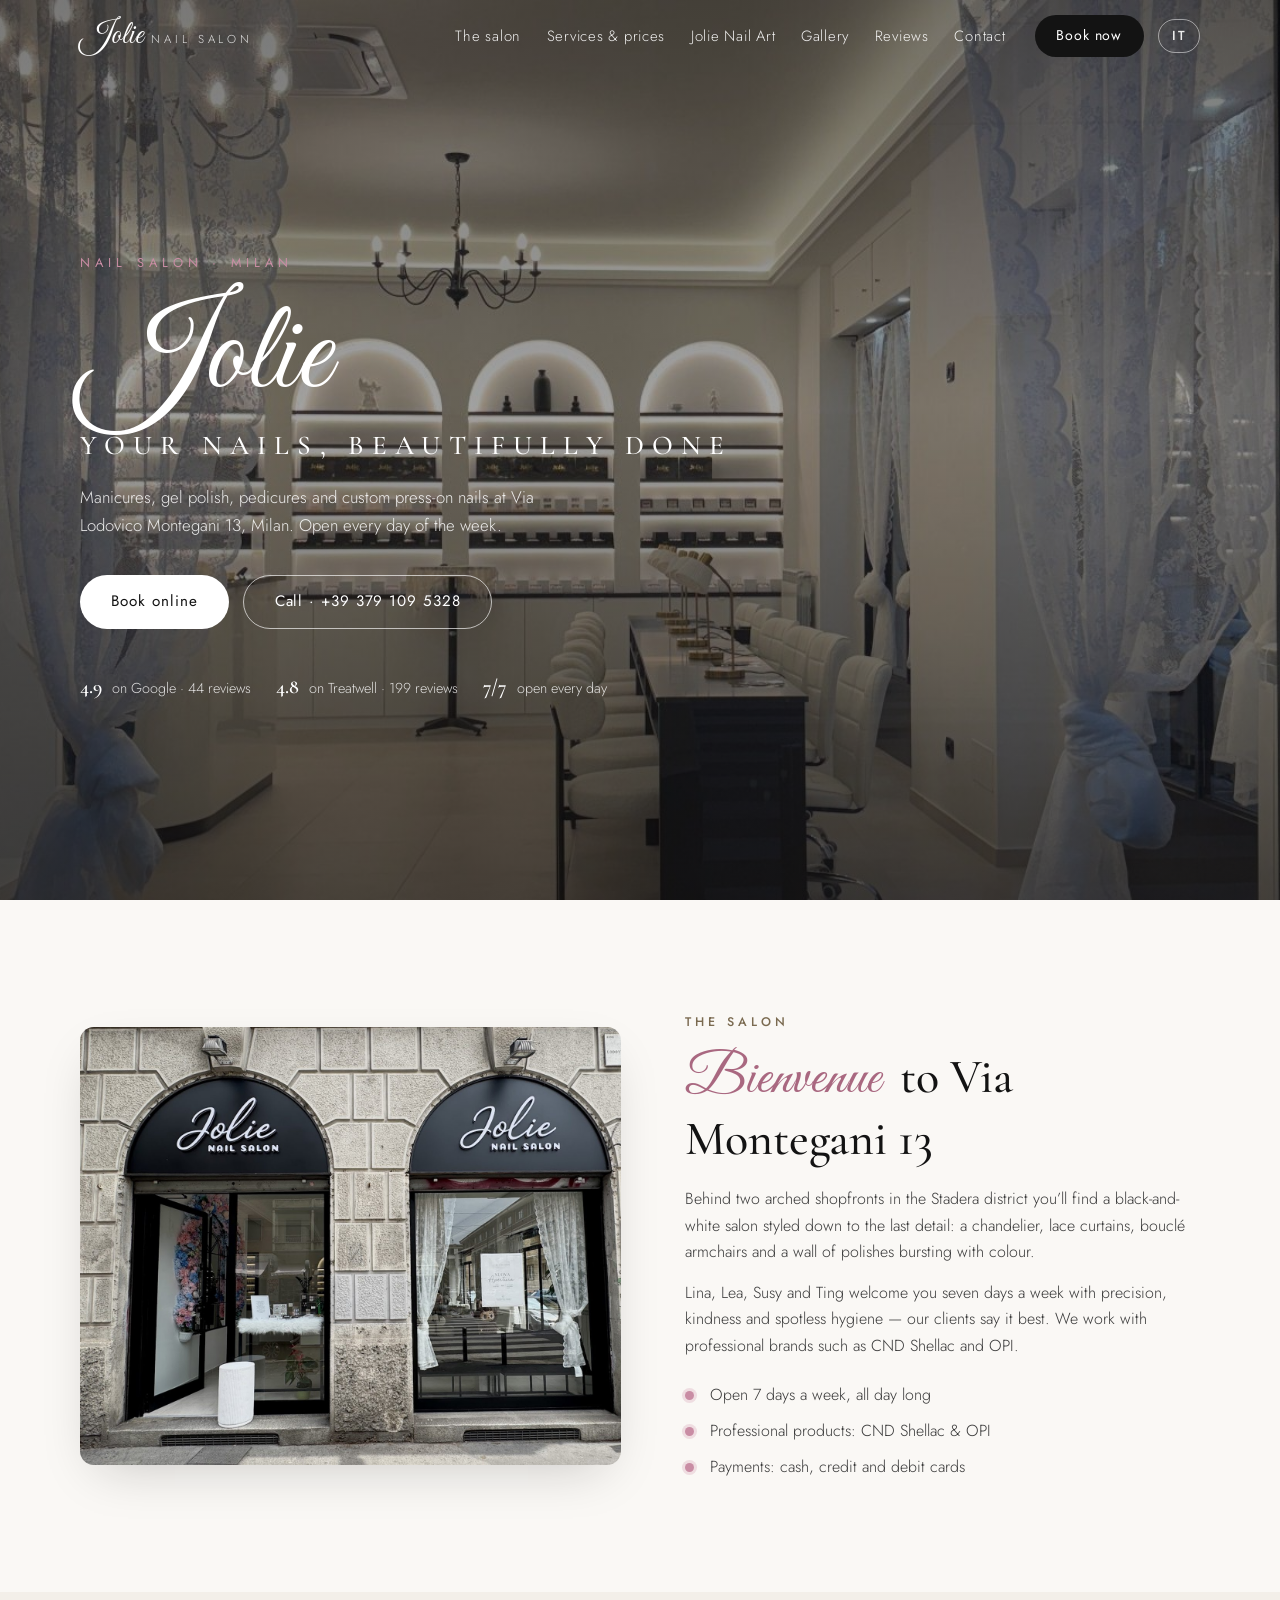
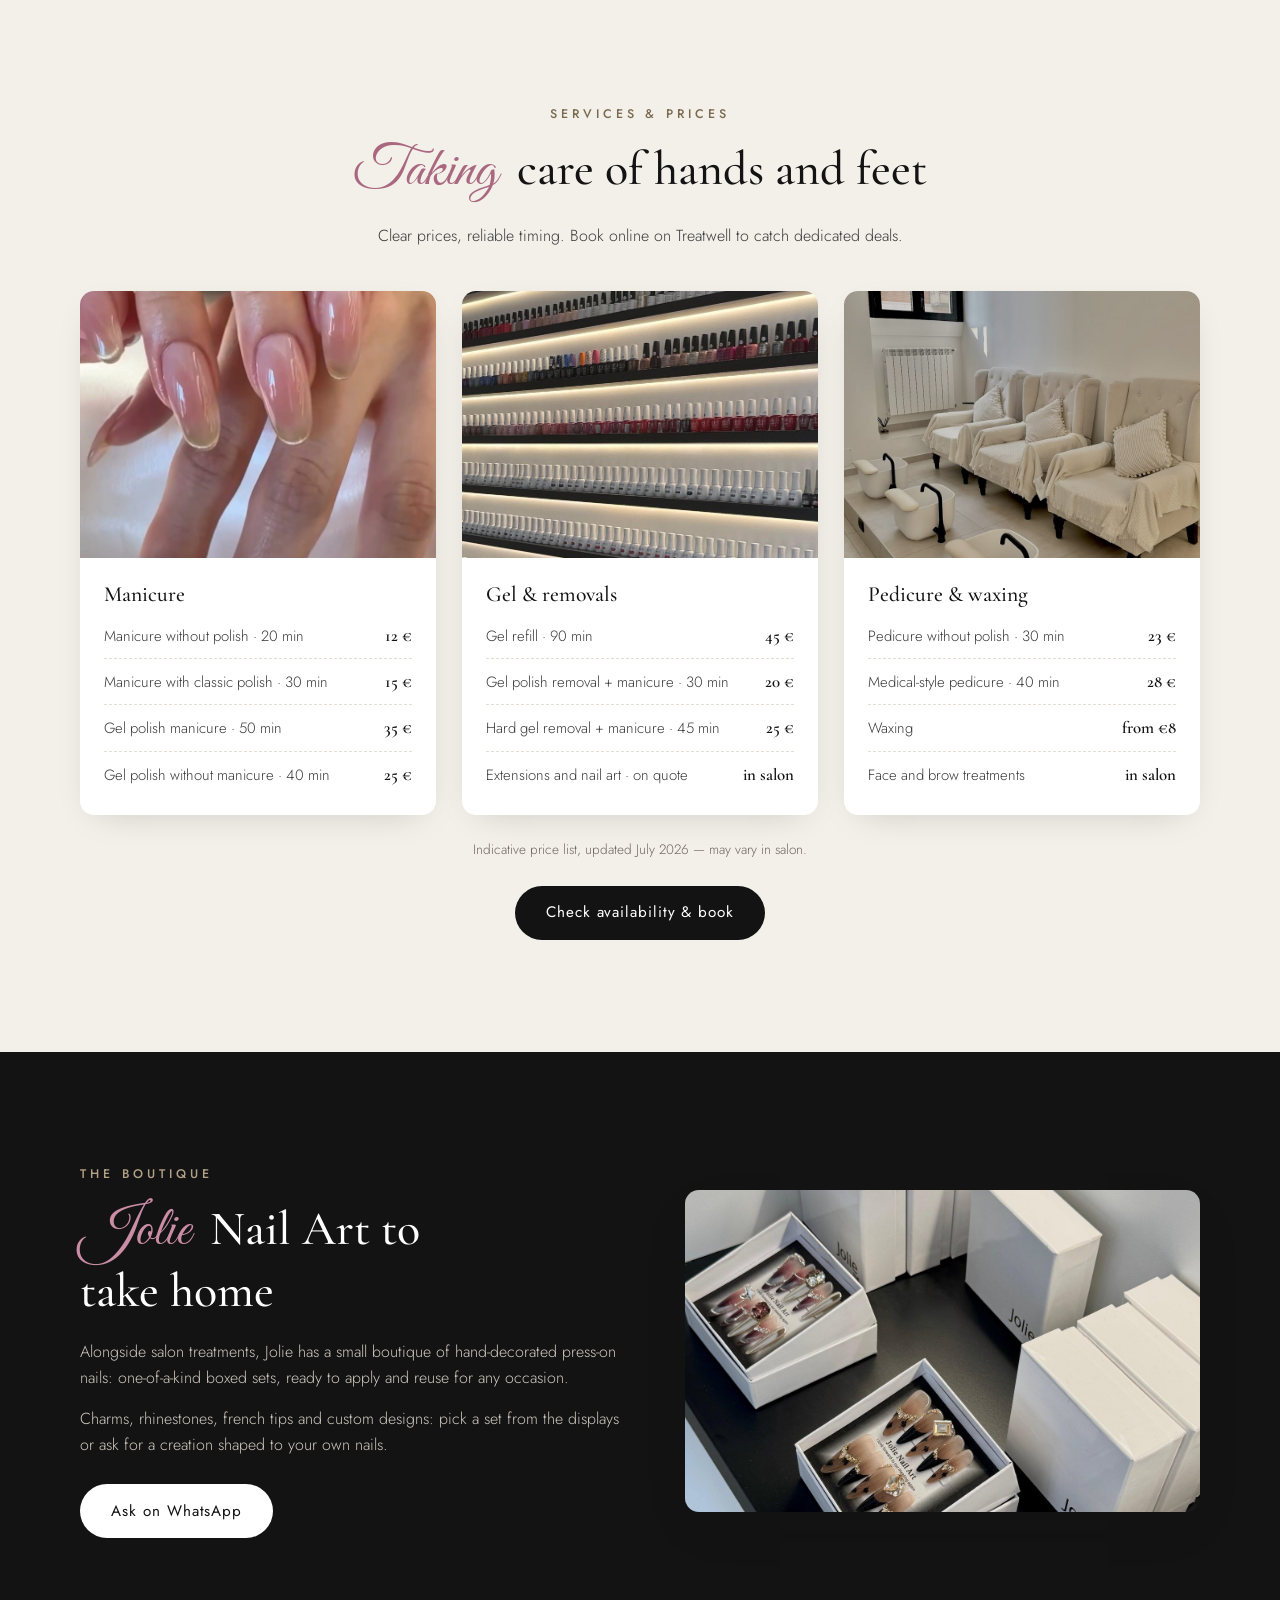
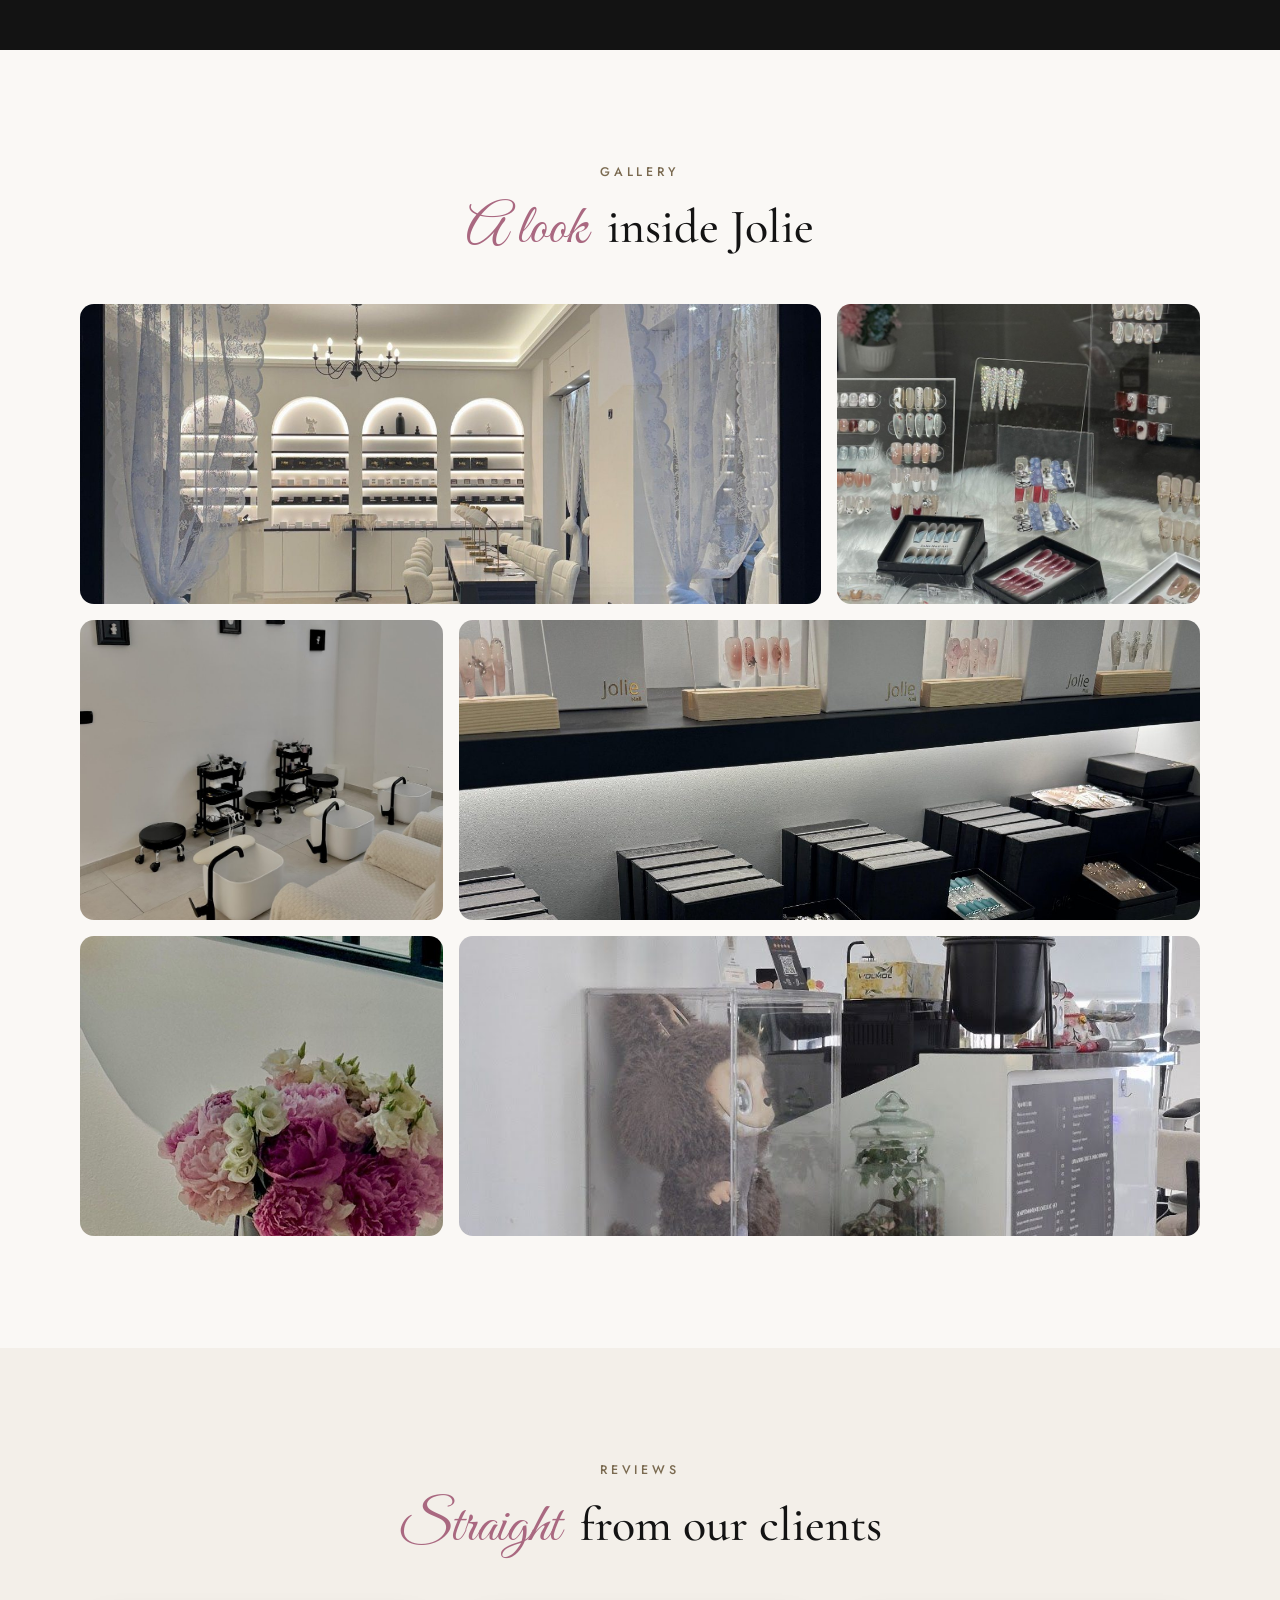
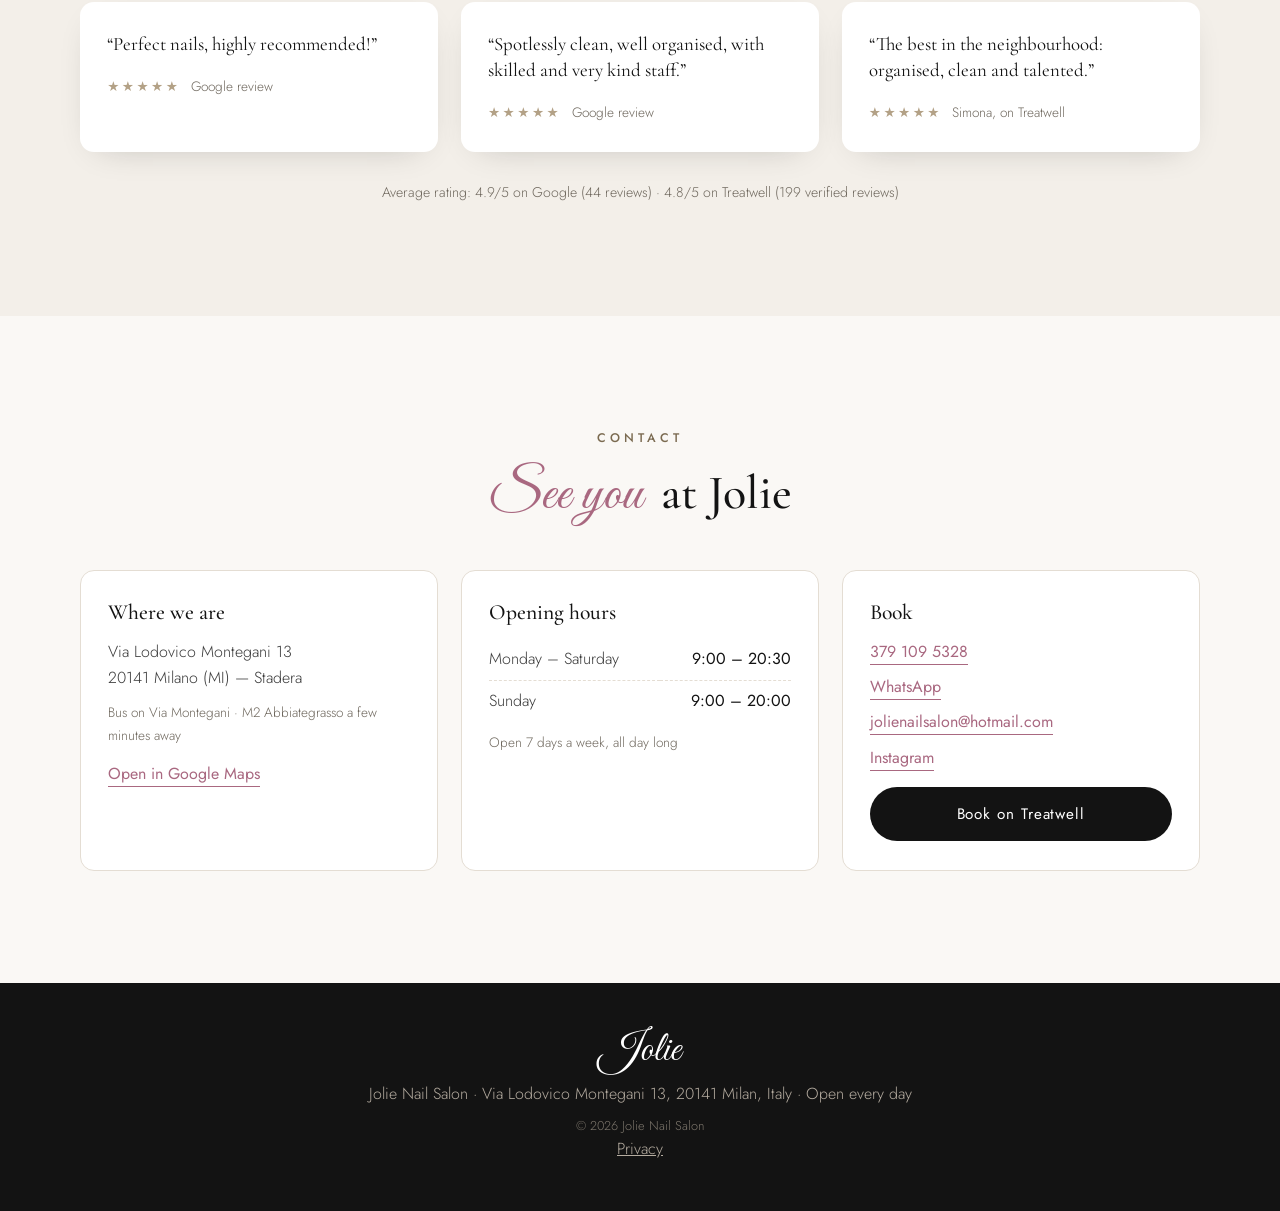
<file: index.html>
<!DOCTYPE html>
<html lang="it">
<head>
  <meta charset="UTF-8">
  <meta name="viewport" content="width=device-width, initial-scale=1.0">
  <meta name="robots" content="noindex">
  <title>Jolie Nail Salon — Manicure, semipermanente e nail art a Milano (Stadera)</title>
  <meta name="description" content="Jolie Nail Salon, via Lodovico Montegani 13, Milano. Manicure, semipermanente, pedicure, refill gel e press-on personalizzate. Aperto 7 giorni su 7: lun–sab 9:00–20:30, dom 9:00–20:00.">
  <link rel="canonical" href="https://rotenzark.github.io/jolie-nail-salon/">

  <meta property="og:type" content="website">
  <meta property="og:title" content="Jolie Nail Salon — Milano">
  <meta property="og:description" content="Manicure, semipermanente, pedicure e nail art in via Lodovico Montegani 13, Milano. Aperto tutti i giorni.">
  <meta property="og:url" content="https://rotenzark.github.io/jolie-nail-salon/">
  <meta property="og:image" content="https://rotenzark.github.io/jolie-nail-salon/assets/img/og.jpg">
  <meta property="og:locale" content="it_IT">
  <meta name="twitter:card" content="summary_large_image">
  <meta name="twitter:title" content="Jolie Nail Salon — Milano">
  <meta name="twitter:description" content="Manicure, semipermanente, pedicure e nail art in via Lodovico Montegani 13, Milano. Aperto tutti i giorni.">
  <meta name="twitter:image" content="https://rotenzark.github.io/jolie-nail-salon/assets/img/og.jpg">

  <link rel="icon" href="assets/img/favicon.svg" type="image/svg+xml">
  <link rel="icon" href="assets/img/favicon-32.png" type="image/png" sizes="32x32">
  <link rel="apple-touch-icon" href="assets/img/apple-touch-icon.png">

  <link rel="stylesheet" href="fonts/fonts.css?v=1">

  <link rel="stylesheet" href="css/style.css?v=2">

  <script type="application/ld+json">
  {
    "@context": "https://schema.org",
    "@type": "NailSalon",
    "name": "Jolie Nail Salon",
    "image": "https://rotenzark.github.io/jolie-nail-salon/assets/img/vetrina.jpg",
    "url": "https://rotenzark.github.io/jolie-nail-salon/",
    "telephone": "+393791095328",
    "email": "jolienailsalon@hotmail.com",
    "priceRange": "€€",
    "address": {
      "@type": "PostalAddress",
      "streetAddress": "Via Lodovico Montegani 13",
      "addressLocality": "Milano",
      "postalCode": "20141",
      "addressRegion": "MI",
      "addressCountry": "IT"
    },
    "geo": { "@type": "GeoCoordinates", "latitude": 45.436305, "longitude": 9.1783489 },
    "openingHoursSpecification": [
      { "@type": "OpeningHoursSpecification", "dayOfWeek": ["Monday","Tuesday","Wednesday","Thursday","Friday","Saturday"], "opens": "09:00", "closes": "20:30" },
      { "@type": "OpeningHoursSpecification", "dayOfWeek": "Sunday", "opens": "09:00", "closes": "20:00" }
    ],
    "sameAs": [
      "https://www.instagram.com/jolie_nail_salon/",
      "https://www.treatwell.it/salone/jolie-nail-salon/"
    ]
  }
  </script>
</head>
<body>

<div class="intro" id="intro" aria-hidden="true">
  <div class="intro-inner">
    <div class="intro-nails">
      <span class="intro-nail"><i></i></span>
      <span class="intro-nail"><i></i></span>
      <span class="intro-nail"><i></i></span>
      <span class="intro-nail"><i></i></span>
      <span class="intro-nail"><i></i></span>
    </div>
    <p class="intro-word">Jolie</p>
    <p class="intro-sub">nail salon</p>
  </div>
</div>

<a class="skip-link" href="#top" data-i18n="skip">Salta al contenuto</a>

<header class="header" id="header">
  <nav class="nav container" aria-label="Principale" data-i18n-aria="nav.main">
    <a class="brand" href="#top" aria-label="Jolie Nail Salon — inizio pagina" data-i18n-aria="nav.brand">
      <span class="brand-script">Jolie</span>
      <span class="brand-sub">nail salon</span>
    </a>
    <button class="burger" id="burger" aria-expanded="false" aria-controls="menu" aria-label="Apri il menu">
      <span></span><span></span><span></span>
    </button>
    <div class="menu" id="menu" hidden>
      <ul class="menu-list">
        <li><a href="#salone" data-i18n="nav.salon">Il salone</a></li>
        <li><a href="#servizi" data-i18n="nav.services">Servizi &amp; listino</a></li>
        <li><a href="#nailart" data-i18n="nav.nailart">Jolie Nail Art</a></li>
        <li><a href="#galleria" data-i18n="nav.gallery">Galleria</a></li>
        <li><a href="#recensioni" data-i18n="nav.reviews">Recensioni</a></li>
        <li><a href="#contatti" data-i18n="nav.contact">Contatti</a></li>
      </ul>
      <div class="menu-actions">
        <a class="btn btn-small btn-dark" href="https://www.treatwell.it/salone/jolie-nail-salon/" target="_blank" rel="noopener" data-i18n="nav.book">Prenota</a>
        <button class="lang-toggle" id="lang-toggle" aria-label="Switch to English">EN</button>
      </div>
    </div>
  </nav>
</header>

<main id="top" tabindex="-1">

  <!-- ============ HERO ============ -->
  <section class="hero">
    <div class="hero-bg" role="img" aria-label="L'interno di Jolie Nail Salon: lampadario, nicchie ad arco e postazioni manicure" data-i18n-aria="hero.imgalt"></div>
    <div class="hero-veil"></div>
    <div class="hero-content container">
      <p class="hero-kicker" data-i18n="hero.kicker">Nail salon · Milano</p>
      <h1 class="hero-title">
        <span class="hero-script">Jolie</span>
        <span class="hero-caps" data-i18n="hero.sub">le tue unghie, fatte ad arte</span>
      </h1>
      <p class="hero-lead" data-i18n="hero.lead">Manicure, semipermanente, pedicure e press-on personalizzate in via Lodovico Montegani 13, a due passi da viale Da Cermenate. Aperto tutti i giorni.</p>
      <div class="hero-cta">
        <a class="btn btn-light" href="https://www.treatwell.it/salone/jolie-nail-salon/" target="_blank" rel="noopener" data-i18n="hero.book">Prenota online</a>
        <a class="btn btn-ghost" href="tel:+393791095328" data-i18n="hero.call">Chiama · 379 109 5328</a>
      </div>
      <ul class="hero-badges">
        <li><strong data-i18n="hero.n1">4,9</strong> <span data-i18n="hero.google">su Google · 44 recensioni</span></li>
        <li><strong data-i18n="hero.n2">4,8</strong> <span data-i18n="hero.treatwell">su Treatwell · 199 recensioni</span></li>
        <li><strong>7/7</strong> <span data-i18n="hero.open">aperto tutti i giorni</span></li>
      </ul>
    </div>
  </section>

  <!-- ============ IL SALONE ============ -->
  <section class="section" id="salone">
    <div class="container split">
      <figure class="split-media reveal">
        <img src="assets/img/vetrina.jpg?v=1" alt="La doppia vetrina di Jolie Nail Salon in via Lodovico Montegani, con le insegne nere ad arco" data-i18n-alt="salon.imgalt" width="1400" height="1136" loading="lazy">
      </figure>
      <div class="split-text">
        <p class="eyebrow reveal" data-i18n="salon.eyebrow">Il salone</p>
        <h2 class="reveal"><span class="script-accent">Bienvenue</span> <span data-i18n="salon.title">in via Montegani 13</span></h2>
        <p class="reveal" data-i18n="salon.p1">Dietro le due vetrine ad arco del quartiere Stadera c'è un salone bianco e nero curato in ogni dettaglio: lampadario, tende di pizzo, poltrone in bouclé e un muro di smalti che sembra una cartoleria dei colori.</p>
        <p class="reveal" data-i18n="salon.p2">Lina, Lea, Susy e Ting ti accolgono sette giorni su sette con precisione, gentilezza e un'igiene impeccabile — lo dicono le clienti, prima di noi. Lavoriamo con marchi professionali come CND Shellac e OPI.</p>
        <ul class="feature-list reveal">
          <li data-i18n="salon.f1">Aperto 7 giorni su 7, orario continuato</li>
          <li data-i18n="salon.f2">Prodotti professionali CND Shellac &amp; OPI</li>
          <li data-i18n="salon.f3">Pagamenti: contanti, carte di credito e debito</li>
        </ul>
      </div>
    </div>
  </section>

  <!-- ============ SERVIZI ============ -->
  <section class="section section-alt" id="servizi">
    <div class="container">
      <p class="eyebrow center reveal" data-i18n="services.eyebrow">Servizi &amp; listino</p>
      <h2 class="center reveal"><span class="script-accent" data-i18n="services.script">Prendersi</span> <span data-i18n="services.title">cura di mani e piedi</span></h2>
      <p class="section-intro center reveal" data-i18n="services.intro">Prezzi chiari e tempi certi. Prenotando online su Treatwell trovi spesso promozioni dedicate.</p>

      <div class="services-grid">
        <article class="service-card reveal">
          <figure class="service-media">
            <img src="assets/img/manicure.jpg?v=1" alt="Manicure finita: unghie a mandorla effetto naturale lucido" data-i18n-alt="services.c1.imgalt" width="720" height="900" loading="lazy">
          </figure>
          <div class="service-body">
            <h3 data-i18n="services.c1.title">Manicure</h3>
            <ul class="price-list">
              <li><span data-i18n="services.c1.r1">Manicure senza smalto · 20 min</span><strong>12&nbsp;€</strong></li>
              <li><span data-i18n="services.c1.r2">Manicure con smalto classico · 30 min</span><strong>15&nbsp;€</strong></li>
              <li><span data-i18n="services.c1.r3">Manicure semipermanente · 50 min</span><strong>35&nbsp;€</strong></li>
              <li><span data-i18n="services.c1.r4">Semipermanente senza manicure · 40 min</span><strong>25&nbsp;€</strong></li>
            </ul>
          </div>
        </article>

        <article class="service-card reveal">
          <figure class="service-media">
            <img src="assets/img/smalti.jpg?v=1" alt="Il muro degli smalti del salone, con centinaia di colori in gel" data-i18n-alt="services.c2.imgalt" width="800" height="800" loading="lazy">
          </figure>
          <div class="service-body">
            <h3 data-i18n="services.c2.title">Gel &amp; rimozioni</h3>
            <ul class="price-list">
              <li><span data-i18n="services.c2.r1">Refill gel · 90 min</span><strong>45&nbsp;€</strong></li>
              <li><span data-i18n="services.c2.r2">Rimozione semipermanente + manicure · 30 min</span><strong>20&nbsp;€</strong></li>
              <li><span data-i18n="services.c2.r3">Rimozione gel + manicure · 45 min</span><strong>25&nbsp;€</strong></li>
              <li><span data-i18n="services.c2.r4">Ricostruzione e nail art · su preventivo</span><strong data-i18n="services.ask">in salone</strong></li>
            </ul>
          </div>
        </article>

        <article class="service-card reveal">
          <figure class="service-media">
            <img src="assets/img/pedicure.jpg?v=1" alt="L'angolo pedicure: poltrone imbottite color crema con vaschette bianche" data-i18n-alt="services.c3.imgalt" width="900" height="1125" loading="lazy">
          </figure>
          <div class="service-body">
            <h3 data-i18n="services.c3.title">Pedicure &amp; cera</h3>
            <ul class="price-list">
              <li><span data-i18n="services.c3.r1">Pedicure senza smalto · 30 min</span><strong>23&nbsp;€</strong></li>
              <li><span data-i18n="services.c3.r2">Pedicure curativo · 40 min</span><strong>28&nbsp;€</strong></li>
              <li><span data-i18n="services.c3.r3">Epilazione a cera</span><strong data-i18n="services.c3.r3p">da 8&nbsp;€</strong></li>
              <li><span data-i18n="services.c3.r4">Trattamenti viso e sopracciglia</span><strong data-i18n="services.ask2">in salone</strong></li>
            </ul>
          </div>
        </article>
      </div>

      <p class="services-note center reveal" data-i18n="services.note">Listino indicativo aggiornato a luglio 2026 — può variare in salone.</p>
      <div class="center reveal">
        <a class="btn btn-dark" href="https://www.treatwell.it/salone/jolie-nail-salon/" target="_blank" rel="noopener" data-i18n="services.cta">Vedi disponibilità e prenota</a>
      </div>
    </div>
  </section>

  <!-- ============ JOLIE NAIL ART (PRESS-ON) ============ -->
  <section class="section section-dark" id="nailart">
    <div class="container split split-reverse">
      <figure class="split-media reveal">
        <img src="assets/img/boutique.jpg?v=1" alt="Cofanetti Jolie Nail Art con set di press-on decorate a mano" data-i18n-alt="nailart.imgalt" width="1280" height="800" loading="lazy">
      </figure>
      <div class="split-text">
        <p class="eyebrow reveal" data-i18n="nailart.eyebrow">La boutique</p>
        <h2 class="reveal"><span class="script-accent script-light">Jolie</span> <span data-i18n="nailart.title">Nail Art da portare&nbsp;via</span></h2>
        <p class="reveal" data-i18n="nailart.p1">Oltre ai trattamenti al tavolo, da Jolie trovi una piccola boutique di press-on decorate a mano: set unici in cofanetto, pronti da applicare e riutilizzare per ogni occasione.</p>
        <p class="reveal" data-i18n="nailart.p2">Charms, strass, french e disegni su misura: scegli un set dagli espositori o chiedi una creazione personalizzata sulla forma delle tue unghie.</p>
        <a class="btn btn-light reveal" href="https://wa.me/393791095328?text=Ciao%20Jolie!%20Vorrei%20informazioni%20sui%20set%20press-on%20Jolie%20Nail%20Art." target="_blank" rel="noopener" data-i18n="nailart.cta">Chiedi info su WhatsApp</a>
      </div>
    </div>
  </section>

  <!-- ============ GALLERIA ============ -->
  <section class="section" id="galleria">
    <div class="container">
      <p class="eyebrow center reveal" data-i18n="gallery.eyebrow">Galleria</p>
      <h2 class="center reveal"><span class="script-accent" data-i18n="gallery.script">Uno sguardo</span> <span data-i18n="gallery.title">dentro Jolie</span></h2>
      <div class="gallery">
        <figure class="reveal"><img src="assets/img/hero.jpg?v=1" alt="La sala principale con lampadario e nicchie ad arco illuminate" data-i18n-alt="gallery.a1" width="1280" height="800" loading="lazy"></figure>
        <figure class="reveal"><img src="assets/img/nailart.jpg?v=1" alt="Espositori con decine di set di press-on decorate" data-i18n-alt="gallery.a2" width="800" height="800" loading="lazy"></figure>
        <figure class="reveal"><img src="assets/img/relax.jpg?v=1" alt="La zona pedicure con vaschette bianche e quadretti neri alle pareti" data-i18n-alt="gallery.a3" width="900" height="975" loading="lazy"></figure>
        <figure class="reveal"><img src="assets/img/scaffali.jpg?v=1" alt="Scaffali neri con i cofanetti e gli espositori Jolie Nail" data-i18n-alt="gallery.a5" width="1280" height="800" loading="lazy"></figure>
        <figure class="reveal"><img src="assets/img/fiori.jpg?v=1" alt="Un vaso di peonie rosa davanti alla parete bianca del salone" data-i18n-alt="gallery.a4" width="640" height="800" loading="lazy"></figure>
        <figure class="reveal"><img src="assets/img/reception.jpg?v=1" alt="Il bancone della reception con orchidea e listino dei servizi" data-i18n-alt="gallery.a6" width="900" height="1200" loading="lazy"></figure>
      </div>
    </div>
  </section>

  <!-- ============ RECENSIONI ============ -->
  <section class="section section-alt" id="recensioni">
    <div class="container">
      <p class="eyebrow center reveal" data-i18n="reviews.eyebrow">Recensioni</p>
      <h2 class="center reveal"><span class="script-accent" data-i18n="reviews.script">Parola</span> <span data-i18n="reviews.title">alle clienti</span></h2>
      <div class="reviews-grid">
        <blockquote class="review reveal">
          <p>&ldquo;<span data-i18n="reviews.q1">Unghie perfette, super consigliato!</span>&rdquo;</p>
          <footer><span class="stars" aria-hidden="true">★★★★★</span> <cite data-i18n="reviews.s1">recensione su Google</cite></footer>
        </blockquote>
        <blockquote class="review reveal">
          <p>&ldquo;<span data-i18n="reviews.q2">Posto pulitissimo, molto organizzato, personale competente e molto gentile.</span>&rdquo;</p>
          <footer><span class="stars" aria-hidden="true">★★★★★</span> <cite data-i18n="reviews.s2">recensione su Google</cite></footer>
        </blockquote>
        <blockquote class="review reveal">
          <p>&ldquo;<span data-i18n="reviews.q3">Il migliore nel quartiere: organizzati, puliti e bravi.</span>&rdquo;</p>
          <footer><span class="stars" aria-hidden="true">★★★★★</span> <cite data-i18n="reviews.s3">Simona, su Treatwell</cite></footer>
        </blockquote>
      </div>
      <p class="reviews-meta center reveal" data-i18n="reviews.meta">Valutazione media: 4,9/5 su Google (44 recensioni) · 4,8/5 su Treatwell (199 recensioni verificate)</p>
    </div>
  </section>

  <!-- ============ CONTATTI ============ -->
  <section class="section" id="contatti">
    <div class="container">
      <p class="eyebrow center reveal" data-i18n="contact.eyebrow">Contatti</p>
      <h2 class="center reveal"><span class="script-accent" data-i18n="contact.script">Ti aspettiamo</span> <span data-i18n="contact.title">da Jolie</span></h2>
      <div class="contact-grid">
        <div class="contact-card reveal">
          <h3 data-i18n="contact.where">Dove siamo</h3>
          <p>Via Lodovico Montegani 13<br>20141 Milano (MI) — Stadera</p>
          <p class="contact-hint" data-i18n="contact.transit">Bus in via Montegani · M2 Abbiategrasso a pochi minuti</p>
          <a class="text-link" href="https://www.google.com/maps/search/?api=1&amp;query=Jolie%20nail%20salon%20Via%20Lodovico%20Montegani%2013%20Milano" target="_blank" rel="noopener" data-i18n="contact.maps">Apri in Google Maps</a>
        </div>
        <div class="contact-card reveal">
          <h3 data-i18n="contact.hours">Orari</h3>
          <table class="hours-table">
            <tr><th scope="row" data-i18n="contact.monsat">Lunedì – Sabato</th><td>9:00 – 20:30</td></tr>
            <tr><th scope="row" data-i18n="contact.sun">Domenica</th><td>9:00 – 20:00</td></tr>
          </table>
          <p class="contact-hint" data-i18n="contact.always">Aperto 7 giorni su 7, orario continuato</p>
        </div>
        <div class="contact-card reveal">
          <h3 data-i18n="contact.book">Prenota</h3>
          <ul class="contact-list">
            <li><a class="text-link" href="tel:+393791095328">379 109 5328</a></li>
            <li><a class="text-link" href="https://wa.me/393791095328" target="_blank" rel="noopener">WhatsApp</a></li>
            <li><a class="text-link" href="mailto:jolienailsalon@hotmail.com">jolienailsalon@hotmail.com</a></li>
            <li><a class="text-link" href="https://www.instagram.com/jolie_nail_salon/" target="_blank" rel="noopener">Instagram</a></li>
          </ul>
          <a class="btn btn-dark btn-block" href="https://www.treatwell.it/salone/jolie-nail-salon/" target="_blank" rel="noopener" data-i18n="contact.cta">Prenota su Treatwell</a>
        </div>
      </div>
    </div>
  </section>

</main>

<footer class="footer">
  <div class="container footer-inner">
    <p class="brand-script footer-script">Jolie</p>
    <p data-i18n="footer.line">Jolie Nail Salon · Via Lodovico Montegani 13, 20141 Milano · Aperto tutti i giorni</p>
    <p class="footer-small">© <span id="year">2026</span> Jolie Nail Salon</p>
  </div>
  <p class="privacy-link"><a href="privacy.html">Privacy</a></p>
</footer>

<script src="js/main.js?v=3"></script>
</body>
</html>
</file>
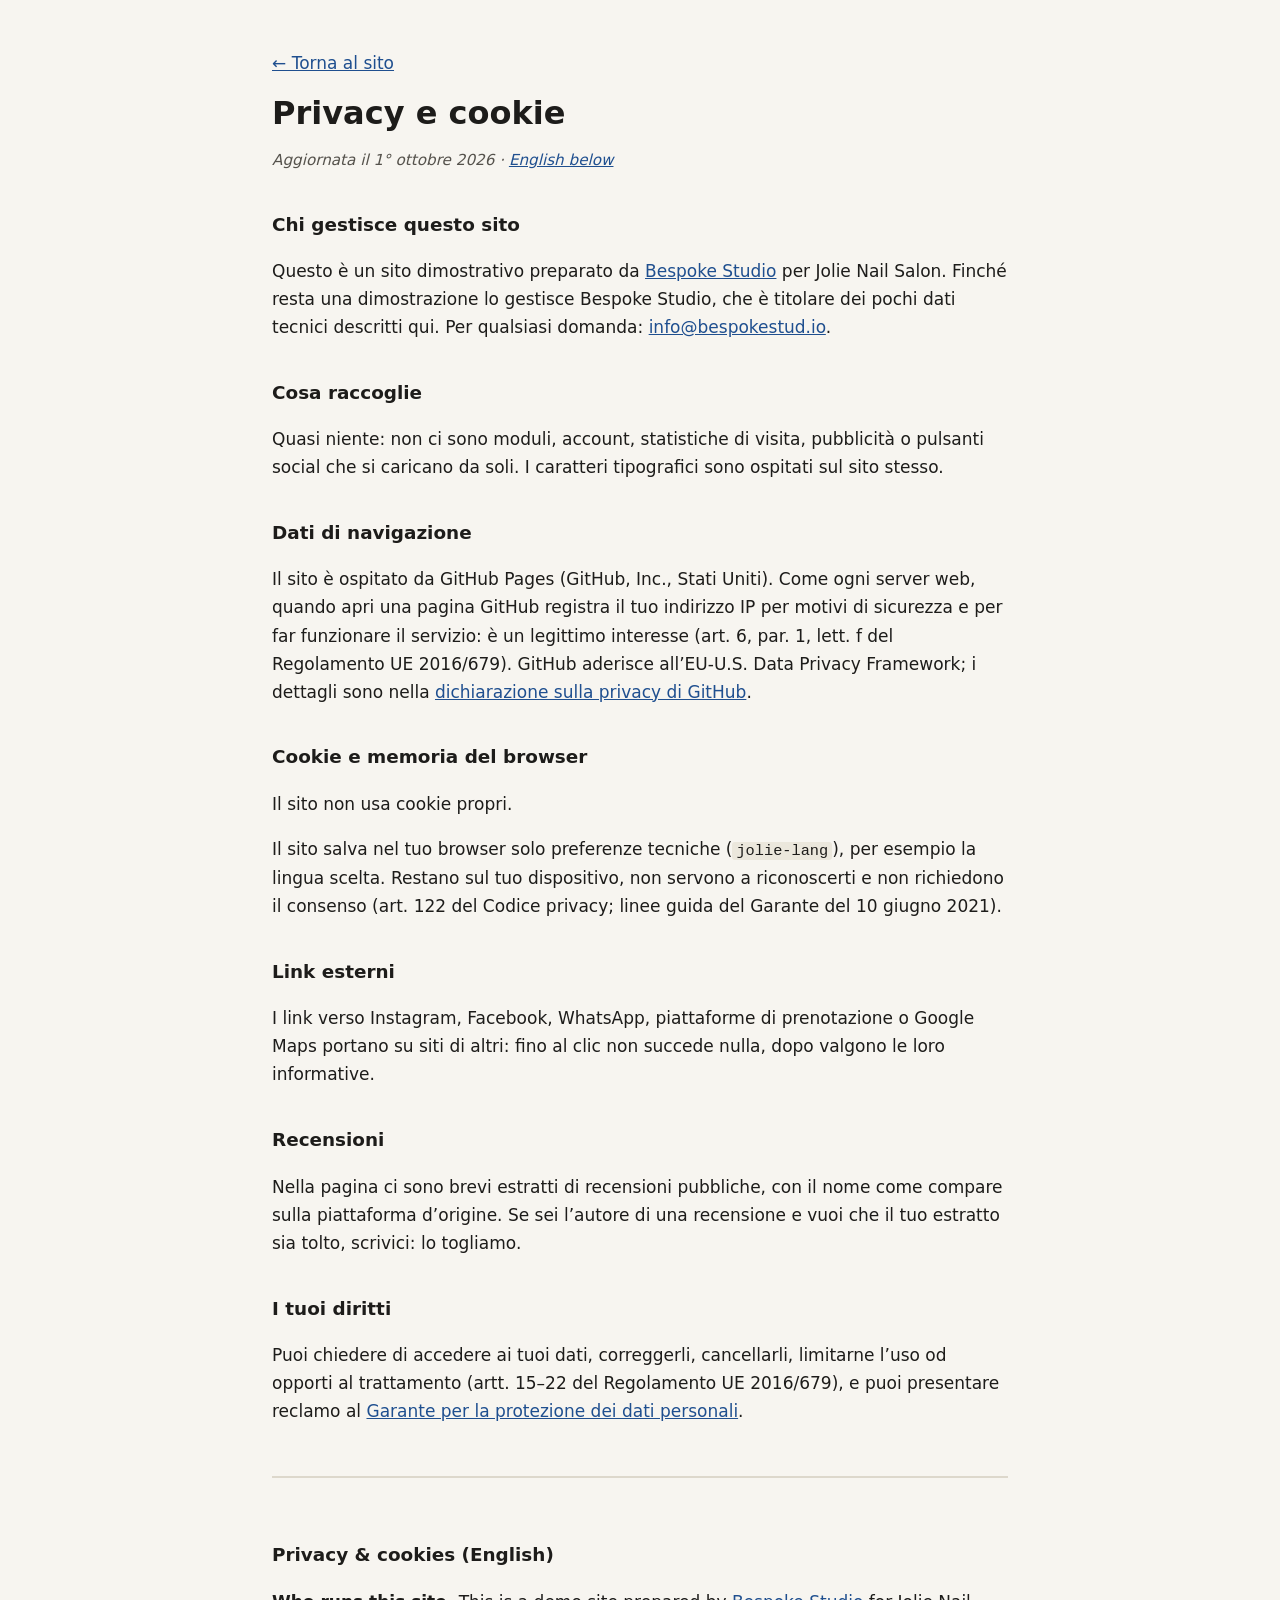
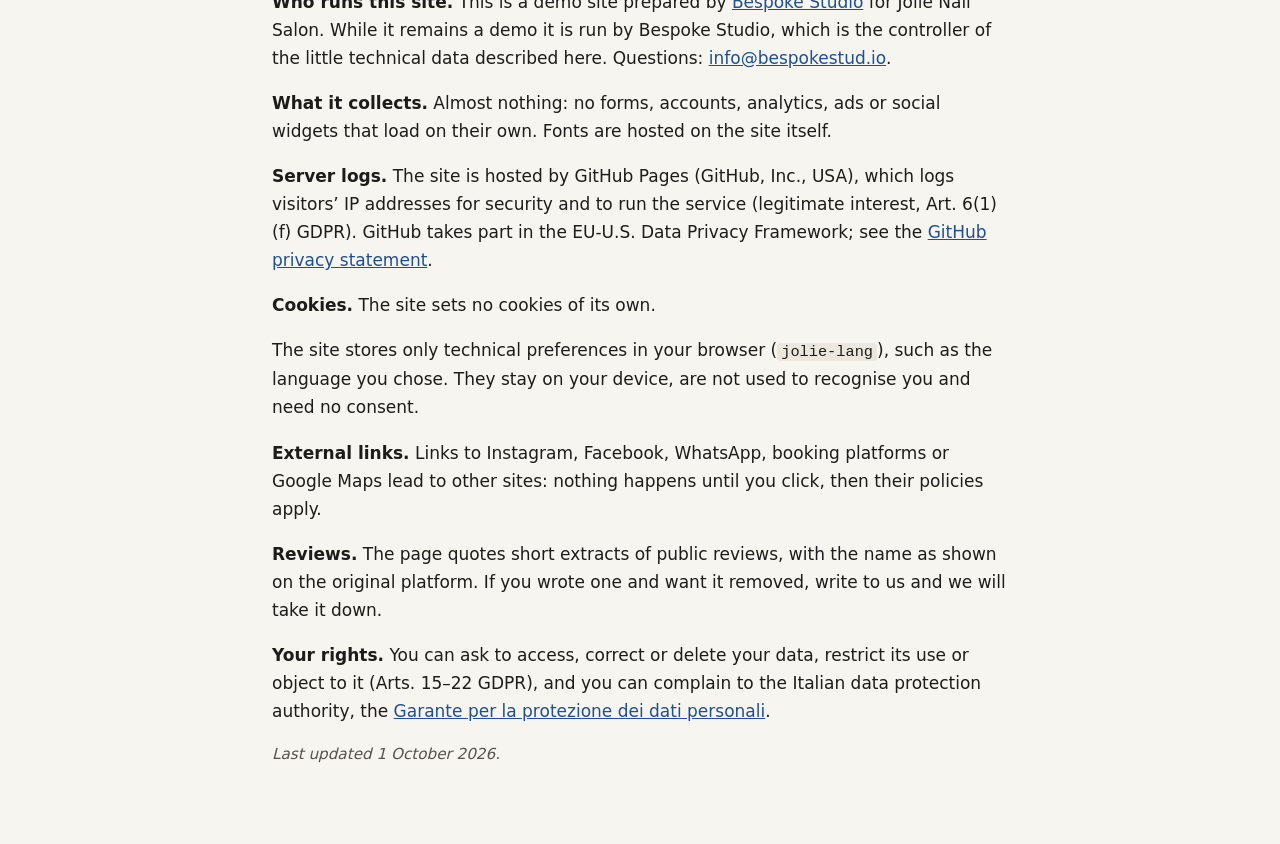
<file: privacy.html>
<!DOCTYPE html>
<html lang="it">
<head>
  <meta charset="UTF-8">
  <meta name="viewport" content="width=device-width, initial-scale=1.0">
  <meta name="robots" content="noindex">
  <title>Privacy e cookie · Jolie Nail Salon</title>
  <meta name="description" content="Informativa privacy e cookie del sito Jolie Nail Salon.">
  <style>
    body { margin: 0; background: #f7f5f0; color: #1d1c1a; font: 17px/1.65 system-ui, -apple-system, "Segoe UI", Roboto, sans-serif; }
    main { max-width: 46rem; margin: 0 auto; padding: 32px 20px 64px; }
    h1 { font-size: 2rem; line-height: 1.2; margin: 0.4em 0 0.2em; }
    h2 { font-size: 1.15rem; margin: 2em 0 0.4em; }
    a { color: #1f4f8f; }
    .data { color: #55524c; font-style: italic; font-size: 0.95rem; }
    .en { margin-top: 3em; padding-top: 1.5em; border-top: 2px solid #ddd8cc; }
    code { font-size: 0.9em; background: #ebe7dc; padding: 0 4px; border-radius: 3px; }
  </style>
</head>
<body>
<main>
  <p><a href="index.html">← Torna al sito</a></p>
  <h1>Privacy e cookie</h1>
  <p class="data">Aggiornata il 1° ottobre 2026 · <a href="#english" lang="en">English below</a></p>
  <h2>Chi gestisce questo sito</h2>
  <p>Questo è un sito dimostrativo preparato da <a href="https://bespokestud.io" rel="noopener">Bespoke Studio</a> per Jolie Nail Salon. Finché resta una dimostrazione lo gestisce Bespoke Studio, che è titolare dei pochi dati tecnici descritti qui. Per qualsiasi domanda: <a href="mailto:info@bespokestud.io">info@bespokestud.io</a>.</p>
  <h2>Cosa raccoglie</h2>
  <p>Quasi niente: non ci sono moduli, account, statistiche di visita, pubblicità o pulsanti social che si caricano da soli. I caratteri tipografici sono ospitati sul sito stesso.</p>
  <h2>Dati di navigazione</h2>
  <p>Il sito è ospitato da GitHub Pages (GitHub, Inc., Stati Uniti). Come ogni server web, quando apri una pagina GitHub registra il tuo indirizzo IP per motivi di sicurezza e per far funzionare il servizio: è un legittimo interesse (art. 6, par. 1, lett. f del Regolamento UE 2016/679). GitHub aderisce all’EU-U.S. Data Privacy Framework; i dettagli sono nella <a href="https://docs.github.com/site-policy/privacy-policies/github-general-privacy-statement" rel="noopener">dichiarazione sulla privacy di GitHub</a>.</p>
  
  <h2>Cookie e memoria del browser</h2>
  <p>Il sito non usa cookie propri.</p>
  <p>Il sito salva nel tuo browser solo preferenze tecniche (<code>jolie-lang</code>), per esempio la lingua scelta. Restano sul tuo dispositivo, non servono a riconoscerti e non richiedono il consenso (art. 122 del Codice privacy; linee guida del Garante del 10 giugno 2021).</p>
  
  <h2>Link esterni</h2>
  <p>I link verso Instagram, Facebook, WhatsApp, piattaforme di prenotazione o Google Maps portano su siti di altri: fino al clic non succede nulla, dopo valgono le loro informative.</p>
  <h2>Recensioni</h2>
  <p>Nella pagina ci sono brevi estratti di recensioni pubbliche, con il nome come compare sulla piattaforma d’origine. Se sei l’autore di una recensione e vuoi che il tuo estratto sia tolto, scrivici: lo togliamo.</p>
  <h2>I tuoi diritti</h2>
  <p>Puoi chiedere di accedere ai tuoi dati, correggerli, cancellarli, limitarne l’uso od opporti al trattamento (artt. 15–22 del Regolamento UE 2016/679), e puoi presentare reclamo al <a href="https://www.garanteprivacy.it" rel="noopener">Garante per la protezione dei dati personali</a>.</p>
  <div class="en" id="english" lang="en">
    <h2>Privacy &amp; cookies (English)</h2>
    <p><strong>Who runs this site.</strong> This is a demo site prepared by <a href="https://bespokestud.io" rel="noopener">Bespoke Studio</a> for Jolie Nail Salon. While it remains a demo it is run by Bespoke Studio, which is the controller of the little technical data described here. Questions: <a href="mailto:info@bespokestud.io">info@bespokestud.io</a>.</p>
    <p><strong>What it collects.</strong> Almost nothing: no forms, accounts, analytics, ads or social widgets that load on their own. Fonts are hosted on the site itself.</p>
    <p><strong>Server logs.</strong> The site is hosted by GitHub Pages (GitHub, Inc., USA), which logs visitors’ IP addresses for security and to run the service (legitimate interest, Art. 6(1)(f) GDPR). GitHub takes part in the EU-U.S. Data Privacy Framework; see the <a href="https://docs.github.com/site-policy/privacy-policies/github-general-privacy-statement" rel="noopener">GitHub privacy statement</a>.</p>
    
    <p><strong>Cookies.</strong> The site sets no cookies of its own.</p>
    <p>The site stores only technical preferences in your browser (<code>jolie-lang</code>), such as the language you chose. They stay on your device, are not used to recognise you and need no consent.</p>
    
    <p><strong>External links.</strong> Links to Instagram, Facebook, WhatsApp, booking platforms or Google Maps lead to other sites: nothing happens until you click, then their policies apply.</p>
    <p><strong>Reviews.</strong> The page quotes short extracts of public reviews, with the name as shown on the original platform. If you wrote one and want it removed, write to us and we will take it down.</p>
    <p><strong>Your rights.</strong> You can ask to access, correct or delete your data, restrict its use or object to it (Arts. 15–22 GDPR), and you can complain to the Italian data protection authority, the <a href="https://www.garanteprivacy.it" rel="noopener">Garante per la protezione dei dati personali</a>.</p>
    <p class="data">Last updated 1 October 2026.</p>
  </div>
</main>
</body>
</html>
</file>
<file: fonts/fonts.css>
/* Caratteri ospitati sul sito: nessuna richiesta a Google Fonts o Fontshare (giro privacy 1/10/2026). Licenze in LICENSE.txt. */
/* cyrillic-ext */
@font-face {
  font-family: 'Cormorant Garamond';
  font-style: italic;
  font-weight: 400;
  font-display: swap;
  src: url(cormorantgaramond-v21-co3smX5slCNuHLi8bLeY9MK7whWMhyjYrGFEsdtdc62E6zd58jD-hdM8Efs.woff2) format('woff2');
  unicode-range: U+0460-052F, U+1C80-1C8A, U+20B4, U+2DE0-2DFF, U+A640-A69F, U+FE2E-FE2F;
}
/* cyrillic */
@font-face {
  font-family: 'Cormorant Garamond';
  font-style: italic;
  font-weight: 400;
  font-display: swap;
  src: url(cormorantgaramond-v21-co3smX5slCNuHLi8bLeY9MK7whWMhyjYrGFEsdtdc62E6zd58jD-jNM8Efs.woff2) format('woff2');
  unicode-range: U+0301, U+0400-045F, U+0490-0491, U+04B0-04B1, U+2116;
}
/* vietnamese */
@font-face {
  font-family: 'Cormorant Garamond';
  font-style: italic;
  font-weight: 400;
  font-display: swap;
  src: url(cormorantgaramond-v21-co3smX5slCNuHLi8bLeY9MK7whWMhyjYrGFEsdtdc62E6zd58jD-h9M8Efs.woff2) format('woff2');
  unicode-range: U+0102-0103, U+0110-0111, U+0128-0129, U+0168-0169, U+01A0-01A1, U+01AF-01B0, U+0300-0301, U+0303-0304, U+0308-0309, U+0323, U+0329, U+1EA0-1EF9, U+20AB;
}
/* latin-ext */
@font-face {
  font-family: 'Cormorant Garamond';
  font-style: italic;
  font-weight: 400;
  font-display: swap;
  src: url(cormorantgaramond-v21-co3smX5slCNuHLi8bLeY9MK7whWMhyjYrGFEsdtdc62E6zd58jD-htM8Efs.woff2) format('woff2');
  unicode-range: U+0100-02BA, U+02BD-02C5, U+02C7-02CC, U+02CE-02D7, U+02DD-02FF, U+0304, U+0308, U+0329, U+1D00-1DBF, U+1E00-1E9F, U+1EF2-1EFF, U+2020, U+20A0-20AB, U+20AD-20C0, U+2113, U+2C60-2C7F, U+A720-A7FF;
}
/* latin */
@font-face {
  font-family: 'Cormorant Garamond';
  font-style: italic;
  font-weight: 400;
  font-display: swap;
  src: url(cormorantgaramond-v21-co3smX5slCNuHLi8bLeY9MK7whWMhyjYrGFEsdtdc62E6zd58jD-iNM8.woff2) format('woff2');
  unicode-range: U+0000-00FF, U+0131, U+0152-0153, U+02BB-02BC, U+02C6, U+02DA, U+02DC, U+0304, U+0308, U+0329, U+2000-206F, U+20AC, U+2122, U+2191, U+2193, U+2212, U+2215, U+FEFF, U+FFFD;
}
/* cyrillic-ext */
@font-face {
  font-family: 'Cormorant Garamond';
  font-style: normal;
  font-weight: 400;
  font-display: swap;
  src: url(cormorantgaramond-v21-co3bmX5slCNuHLi8bLeY9MK7whWMhyjYpHtKgS4.woff2) format('woff2');
  unicode-range: U+0460-052F, U+1C80-1C8A, U+20B4, U+2DE0-2DFF, U+A640-A69F, U+FE2E-FE2F;
}
/* cyrillic */
@font-face {
  font-family: 'Cormorant Garamond';
  font-style: normal;
  font-weight: 400;
  font-display: swap;
  src: url(cormorantgaramond-v21-co3bmX5slCNuHLi8bLeY9MK7whWMhyjYrXtKgS4.woff2) format('woff2');
  unicode-range: U+0301, U+0400-045F, U+0490-0491, U+04B0-04B1, U+2116;
}
/* vietnamese */
@font-face {
  font-family: 'Cormorant Garamond';
  font-style: normal;
  font-weight: 400;
  font-display: swap;
  src: url(cormorantgaramond-v21-co3bmX5slCNuHLi8bLeY9MK7whWMhyjYpntKgS4.woff2) format('woff2');
  unicode-range: U+0102-0103, U+0110-0111, U+0128-0129, U+0168-0169, U+01A0-01A1, U+01AF-01B0, U+0300-0301, U+0303-0304, U+0308-0309, U+0323, U+0329, U+1EA0-1EF9, U+20AB;
}
/* latin-ext */
@font-face {
  font-family: 'Cormorant Garamond';
  font-style: normal;
  font-weight: 400;
  font-display: swap;
  src: url(cormorantgaramond-v21-co3bmX5slCNuHLi8bLeY9MK7whWMhyjYp3tKgS4.woff2) format('woff2');
  unicode-range: U+0100-02BA, U+02BD-02C5, U+02C7-02CC, U+02CE-02D7, U+02DD-02FF, U+0304, U+0308, U+0329, U+1D00-1DBF, U+1E00-1E9F, U+1EF2-1EFF, U+2020, U+20A0-20AB, U+20AD-20C0, U+2113, U+2C60-2C7F, U+A720-A7FF;
}
/* latin */
@font-face {
  font-family: 'Cormorant Garamond';
  font-style: normal;
  font-weight: 400;
  font-display: swap;
  src: url(cormorantgaramond-v21-co3bmX5slCNuHLi8bLeY9MK7whWMhyjYqXtK.woff2) format('woff2');
  unicode-range: U+0000-00FF, U+0131, U+0152-0153, U+02BB-02BC, U+02C6, U+02DA, U+02DC, U+0304, U+0308, U+0329, U+2000-206F, U+20AC, U+2122, U+2191, U+2193, U+2212, U+2215, U+FEFF, U+FFFD;
}
/* cyrillic-ext */
@font-face {
  font-family: 'Cormorant Garamond';
  font-style: normal;
  font-weight: 500;
  font-display: swap;
  src: url(cormorantgaramond-v21-co3bmX5slCNuHLi8bLeY9MK7whWMhyjYpHtKgS4.woff2) format('woff2');
  unicode-range: U+0460-052F, U+1C80-1C8A, U+20B4, U+2DE0-2DFF, U+A640-A69F, U+FE2E-FE2F;
}
/* cyrillic */
@font-face {
  font-family: 'Cormorant Garamond';
  font-style: normal;
  font-weight: 500;
  font-display: swap;
  src: url(cormorantgaramond-v21-co3bmX5slCNuHLi8bLeY9MK7whWMhyjYrXtKgS4.woff2) format('woff2');
  unicode-range: U+0301, U+0400-045F, U+0490-0491, U+04B0-04B1, U+2116;
}
/* vietnamese */
@font-face {
  font-family: 'Cormorant Garamond';
  font-style: normal;
  font-weight: 500;
  font-display: swap;
  src: url(cormorantgaramond-v21-co3bmX5slCNuHLi8bLeY9MK7whWMhyjYpntKgS4.woff2) format('woff2');
  unicode-range: U+0102-0103, U+0110-0111, U+0128-0129, U+0168-0169, U+01A0-01A1, U+01AF-01B0, U+0300-0301, U+0303-0304, U+0308-0309, U+0323, U+0329, U+1EA0-1EF9, U+20AB;
}
/* latin-ext */
@font-face {
  font-family: 'Cormorant Garamond';
  font-style: normal;
  font-weight: 500;
  font-display: swap;
  src: url(cormorantgaramond-v21-co3bmX5slCNuHLi8bLeY9MK7whWMhyjYp3tKgS4.woff2) format('woff2');
  unicode-range: U+0100-02BA, U+02BD-02C5, U+02C7-02CC, U+02CE-02D7, U+02DD-02FF, U+0304, U+0308, U+0329, U+1D00-1DBF, U+1E00-1E9F, U+1EF2-1EFF, U+2020, U+20A0-20AB, U+20AD-20C0, U+2113, U+2C60-2C7F, U+A720-A7FF;
}
/* latin */
@font-face {
  font-family: 'Cormorant Garamond';
  font-style: normal;
  font-weight: 500;
  font-display: swap;
  src: url(cormorantgaramond-v21-co3bmX5slCNuHLi8bLeY9MK7whWMhyjYqXtK.woff2) format('woff2');
  unicode-range: U+0000-00FF, U+0131, U+0152-0153, U+02BB-02BC, U+02C6, U+02DA, U+02DC, U+0304, U+0308, U+0329, U+2000-206F, U+20AC, U+2122, U+2191, U+2193, U+2212, U+2215, U+FEFF, U+FFFD;
}
/* cyrillic-ext */
@font-face {
  font-family: 'Cormorant Garamond';
  font-style: normal;
  font-weight: 600;
  font-display: swap;
  src: url(cormorantgaramond-v21-co3bmX5slCNuHLi8bLeY9MK7whWMhyjYpHtKgS4.woff2) format('woff2');
  unicode-range: U+0460-052F, U+1C80-1C8A, U+20B4, U+2DE0-2DFF, U+A640-A69F, U+FE2E-FE2F;
}
/* cyrillic */
@font-face {
  font-family: 'Cormorant Garamond';
  font-style: normal;
  font-weight: 600;
  font-display: swap;
  src: url(cormorantgaramond-v21-co3bmX5slCNuHLi8bLeY9MK7whWMhyjYrXtKgS4.woff2) format('woff2');
  unicode-range: U+0301, U+0400-045F, U+0490-0491, U+04B0-04B1, U+2116;
}
/* vietnamese */
@font-face {
  font-family: 'Cormorant Garamond';
  font-style: normal;
  font-weight: 600;
  font-display: swap;
  src: url(cormorantgaramond-v21-co3bmX5slCNuHLi8bLeY9MK7whWMhyjYpntKgS4.woff2) format('woff2');
  unicode-range: U+0102-0103, U+0110-0111, U+0128-0129, U+0168-0169, U+01A0-01A1, U+01AF-01B0, U+0300-0301, U+0303-0304, U+0308-0309, U+0323, U+0329, U+1EA0-1EF9, U+20AB;
}
/* latin-ext */
@font-face {
  font-family: 'Cormorant Garamond';
  font-style: normal;
  font-weight: 600;
  font-display: swap;
  src: url(cormorantgaramond-v21-co3bmX5slCNuHLi8bLeY9MK7whWMhyjYp3tKgS4.woff2) format('woff2');
  unicode-range: U+0100-02BA, U+02BD-02C5, U+02C7-02CC, U+02CE-02D7, U+02DD-02FF, U+0304, U+0308, U+0329, U+1D00-1DBF, U+1E00-1E9F, U+1EF2-1EFF, U+2020, U+20A0-20AB, U+20AD-20C0, U+2113, U+2C60-2C7F, U+A720-A7FF;
}
/* latin */
@font-face {
  font-family: 'Cormorant Garamond';
  font-style: normal;
  font-weight: 600;
  font-display: swap;
  src: url(cormorantgaramond-v21-co3bmX5slCNuHLi8bLeY9MK7whWMhyjYqXtK.woff2) format('woff2');
  unicode-range: U+0000-00FF, U+0131, U+0152-0153, U+02BB-02BC, U+02C6, U+02DA, U+02DC, U+0304, U+0308, U+0329, U+2000-206F, U+20AC, U+2122, U+2191, U+2193, U+2212, U+2215, U+FEFF, U+FFFD;
}
/* cyrillic-ext */
@font-face {
  font-family: 'Great Vibes';
  font-style: normal;
  font-weight: 400;
  font-display: swap;
  src: url(greatvibes-v21-RWmMoKWR9v4ksMfaWd_JN9XIiaQ6DQ.woff2) format('woff2');
  unicode-range: U+0460-052F, U+1C80-1C8A, U+20B4, U+2DE0-2DFF, U+A640-A69F, U+FE2E-FE2F;
}
/* cyrillic */
@font-face {
  font-family: 'Great Vibes';
  font-style: normal;
  font-weight: 400;
  font-display: swap;
  src: url(greatvibes-v21-RWmMoKWR9v4ksMfaWd_JN9XBiaQ6DQ.woff2) format('woff2');
  unicode-range: U+0301, U+0400-045F, U+0490-0491, U+04B0-04B1, U+2116;
}
/* greek-ext */
@font-face {
  font-family: 'Great Vibes';
  font-style: normal;
  font-weight: 400;
  font-display: swap;
  src: url(greatvibes-v21-RWmMoKWR9v4ksMfaWd_JN9XJiaQ6DQ.woff2) format('woff2');
  unicode-range: U+1F00-1FFF;
}
/* vietnamese */
@font-face {
  font-family: 'Great Vibes';
  font-style: normal;
  font-weight: 400;
  font-display: swap;
  src: url(greatvibes-v21-RWmMoKWR9v4ksMfaWd_JN9XKiaQ6DQ.woff2) format('woff2');
  unicode-range: U+0102-0103, U+0110-0111, U+0128-0129, U+0168-0169, U+01A0-01A1, U+01AF-01B0, U+0300-0301, U+0303-0304, U+0308-0309, U+0323, U+0329, U+1EA0-1EF9, U+20AB;
}
/* latin-ext */
@font-face {
  font-family: 'Great Vibes';
  font-style: normal;
  font-weight: 400;
  font-display: swap;
  src: url(greatvibes-v21-RWmMoKWR9v4ksMfaWd_JN9XLiaQ6DQ.woff2) format('woff2');
  unicode-range: U+0100-02BA, U+02BD-02C5, U+02C7-02CC, U+02CE-02D7, U+02DD-02FF, U+0304, U+0308, U+0329, U+1D00-1DBF, U+1E00-1E9F, U+1EF2-1EFF, U+2020, U+20A0-20AB, U+20AD-20C0, U+2113, U+2C60-2C7F, U+A720-A7FF;
}
/* latin */
@font-face {
  font-family: 'Great Vibes';
  font-style: normal;
  font-weight: 400;
  font-display: swap;
  src: url(greatvibes-v21-RWmMoKWR9v4ksMfaWd_JN9XFiaQ.woff2) format('woff2');
  unicode-range: U+0000-00FF, U+0131, U+0152-0153, U+02BB-02BC, U+02C6, U+02DA, U+02DC, U+0304, U+0308, U+0329, U+2000-206F, U+20AC, U+2122, U+2191, U+2193, U+2212, U+2215, U+FEFF, U+FFFD;
}
/* cyrillic */
@font-face {
  font-family: 'Jost';
  font-style: normal;
  font-weight: 300;
  font-display: swap;
  src: url(jost-v20-92zatBhPNqw73oDd4iYl.woff2) format('woff2');
  unicode-range: U+0301, U+0400-045F, U+0490-0491, U+04B0-04B1, U+2116;
}
/* latin-ext */
@font-face {
  font-family: 'Jost';
  font-style: normal;
  font-weight: 300;
  font-display: swap;
  src: url(jost-v20-92zatBhPNqw73ord4iYl.woff2) format('woff2');
  unicode-range: U+0100-02BA, U+02BD-02C5, U+02C7-02CC, U+02CE-02D7, U+02DD-02FF, U+0304, U+0308, U+0329, U+1D00-1DBF, U+1E00-1E9F, U+1EF2-1EFF, U+2020, U+20A0-20AB, U+20AD-20C0, U+2113, U+2C60-2C7F, U+A720-A7FF;
}
/* latin */
@font-face {
  font-family: 'Jost';
  font-style: normal;
  font-weight: 300;
  font-display: swap;
  src: url(jost-v20-92zatBhPNqw73oTd4g.woff2) format('woff2');
  unicode-range: U+0000-00FF, U+0131, U+0152-0153, U+02BB-02BC, U+02C6, U+02DA, U+02DC, U+0304, U+0308, U+0329, U+2000-206F, U+20AC, U+2122, U+2191, U+2193, U+2212, U+2215, U+FEFF, U+FFFD;
}
/* cyrillic */
@font-face {
  font-family: 'Jost';
  font-style: normal;
  font-weight: 400;
  font-display: swap;
  src: url(jost-v20-92zatBhPNqw73oDd4iYl.woff2) format('woff2');
  unicode-range: U+0301, U+0400-045F, U+0490-0491, U+04B0-04B1, U+2116;
}
/* latin-ext */
@font-face {
  font-family: 'Jost';
  font-style: normal;
  font-weight: 400;
  font-display: swap;
  src: url(jost-v20-92zatBhPNqw73ord4iYl.woff2) format('woff2');
  unicode-range: U+0100-02BA, U+02BD-02C5, U+02C7-02CC, U+02CE-02D7, U+02DD-02FF, U+0304, U+0308, U+0329, U+1D00-1DBF, U+1E00-1E9F, U+1EF2-1EFF, U+2020, U+20A0-20AB, U+20AD-20C0, U+2113, U+2C60-2C7F, U+A720-A7FF;
}
/* latin */
@font-face {
  font-family: 'Jost';
  font-style: normal;
  font-weight: 400;
  font-display: swap;
  src: url(jost-v20-92zatBhPNqw73oTd4g.woff2) format('woff2');
  unicode-range: U+0000-00FF, U+0131, U+0152-0153, U+02BB-02BC, U+02C6, U+02DA, U+02DC, U+0304, U+0308, U+0329, U+2000-206F, U+20AC, U+2122, U+2191, U+2193, U+2212, U+2215, U+FEFF, U+FFFD;
}
/* cyrillic */
@font-face {
  font-family: 'Jost';
  font-style: normal;
  font-weight: 500;
  font-display: swap;
  src: url(jost-v20-92zatBhPNqw73oDd4iYl.woff2) format('woff2');
  unicode-range: U+0301, U+0400-045F, U+0490-0491, U+04B0-04B1, U+2116;
}
/* latin-ext */
@font-face {
  font-family: 'Jost';
  font-style: normal;
  font-weight: 500;
  font-display: swap;
  src: url(jost-v20-92zatBhPNqw73ord4iYl.woff2) format('woff2');
  unicode-range: U+0100-02BA, U+02BD-02C5, U+02C7-02CC, U+02CE-02D7, U+02DD-02FF, U+0304, U+0308, U+0329, U+1D00-1DBF, U+1E00-1E9F, U+1EF2-1EFF, U+2020, U+20A0-20AB, U+20AD-20C0, U+2113, U+2C60-2C7F, U+A720-A7FF;
}
/* latin */
@font-face {
  font-family: 'Jost';
  font-style: normal;
  font-weight: 500;
  font-display: swap;
  src: url(jost-v20-92zatBhPNqw73oTd4g.woff2) format('woff2');
  unicode-range: U+0000-00FF, U+0131, U+0152-0153, U+02BB-02BC, U+02C6, U+02DA, U+02DC, U+0304, U+0308, U+0329, U+2000-206F, U+20AC, U+2122, U+2191, U+2193, U+2212, U+2215, U+FEFF, U+FFFD;
}
</file>
<file: css/style.css>
/* ============================================================
   Jolie Nail Salon — stile
   Palette: porcellana / nero insegna / rosa peonia / champagne
   ============================================================ */

:root {
  --porcelain: #faf8f5;
  --ivory: #f3efe9;
  --ink: #131313;
  --ink-soft: #3a3a3a;
  --blush: #c98da4;
  --blush-deep: #a96880;
  --champagne: #b3a186;
  --champagne-deep: #7a6a50;
  --muted: #6e675d;
  --line: #e4ddd3;
  --white: #ffffff;
  --shadow: 0 18px 50px -18px rgba(19, 19, 19, .22);
  --radius: 14px;
  --font-body: "Jost", system-ui, sans-serif;
  --font-serif: "Cormorant Garamond", Georgia, serif;
  --font-script: "Great Vibes", cursive;
}

/* ---------- Reset ---------- */
*, *::before, *::after { box-sizing: border-box; margin: 0; padding: 0; }
html { scroll-behavior: smooth; scroll-padding-top: 84px; }
body {
  font-family: var(--font-body);
  font-weight: 300;
  color: var(--ink-soft);
  background: var(--porcelain);
  line-height: 1.65;
  -webkit-font-smoothing: antialiased;
}
img { max-width: 100%; height: auto; display: block; }
a { color: inherit; }
ul { list-style: none; }
button { font: inherit; background: none; border: none; cursor: pointer; color: inherit; }

.container { width: min(1120px, 92%); margin-inline: auto; }

/* ---------- Accessibilità ---------- */
.skip-link {
  position: absolute; left: -9999px; top: 0; z-index: 200;
  background: var(--ink); color: var(--white); padding: .7rem 1.2rem;
  text-decoration: none;
}
.skip-link:focus { left: 0; }

:focus-visible { outline: 2px solid var(--blush-deep); outline-offset: 3px; }

/* ---------- Tipografia ---------- */
h1, h2, h3 { font-family: var(--font-serif); font-weight: 500; color: var(--ink); line-height: 1.15; }
h2 { font-size: clamp(2rem, 4.5vw, 3rem); margin-bottom: 1.2rem; }
h3 { font-size: 1.35rem; }

.script-accent {
  font-family: var(--font-script);
  font-weight: 400;
  font-size: 1.18em;
  color: var(--blush-deep);
  margin-right: .15em;
}
.script-light { color: var(--blush); }

.eyebrow {
  font-size: .78rem; letter-spacing: .32em; text-transform: uppercase;
  color: var(--champagne-deep); font-weight: 500; margin-bottom: .9rem;
}
.center { text-align: center; }
.section-intro { max-width: 560px; margin: 0 auto 2.5rem; }

/* ---------- Bottoni ---------- */
.btn {
  display: inline-block; padding: .85rem 1.9rem; border-radius: 999px;
  font-weight: 400; font-size: .95rem; letter-spacing: .06em;
  text-decoration: none; transition: transform .25s ease, box-shadow .25s ease, background-color .25s ease, color .25s ease;
  border: 1px solid transparent;
}
.btn:hover { transform: translateY(-2px); }
.btn-dark { background: var(--ink); color: var(--white); }
.btn-dark:hover { box-shadow: var(--shadow); }
.btn-light { background: var(--white); color: var(--ink); }
.btn-light:hover { box-shadow: 0 12px 34px -12px rgba(0, 0, 0, .45); }
.btn-ghost { border-color: rgba(255, 255, 255, .65); color: var(--white); }
.btn-ghost:hover { background: rgba(255, 255, 255, .12); }
.btn-small { padding: .55rem 1.3rem; font-size: .88rem; }
.btn-block { display: block; text-align: center; margin-top: 1rem; }

.text-link {
  color: var(--blush-deep); text-decoration: none; font-weight: 400;
  border-bottom: 1px solid currentColor; padding-bottom: 1px;
}
.text-link:hover { color: var(--ink); }

/* ---------- Intro: cinque unghie che si smaltano ---------- */
.intro { display: none; }
.js .intro {
  display: flex; position: fixed; inset: 0; z-index: 300;
  background: var(--porcelain);
  align-items: center; justify-content: center;
  transition: transform .65s cubic-bezier(.65, 0, .35, 1);
}
.js .intro.is-done { transform: translateY(-101%); }
.intro-inner { text-align: center; }
.intro-nails { display: flex; justify-content: center; align-items: flex-end; gap: 11px; height: 96px; }
.intro-nail {
  position: relative; width: 26px;
  border: 1.5px solid var(--ink); border-radius: 999px;
  overflow: hidden; background: var(--white);
}
.intro-nail:nth-child(1) { height: 54px; }
.intro-nail:nth-child(2) { height: 72px; }
.intro-nail:nth-child(3) { height: 84px; }
.intro-nail:nth-child(4) { height: 74px; }
.intro-nail:nth-child(5) { height: 56px; }
.intro-nail i {
  position: absolute; inset: 0;
  background: linear-gradient(180deg, var(--blush) 0%, var(--blush-deep) 100%);
  transform: scaleY(0); transform-origin: bottom;
}
.is-painting .intro-nail i { animation: intro-fill .5s ease forwards; }
.is-painting .intro-nail:nth-child(1) i { animation-delay: .1s; }
.is-painting .intro-nail:nth-child(2) i { animation-delay: .28s; }
.is-painting .intro-nail:nth-child(3) i { animation-delay: .46s; }
.is-painting .intro-nail:nth-child(4) i { animation-delay: .64s; }
.is-painting .intro-nail:nth-child(5) i { animation-delay: .82s; }
.intro-word {
  font-family: var(--font-script); font-size: 3rem; color: var(--ink);
  line-height: 1.1; margin-top: 1.1rem; opacity: 0;
}
.intro-sub {
  font-size: .68rem; letter-spacing: .42em; text-transform: uppercase;
  color: var(--champagne-deep); margin-top: .2rem; opacity: 0;
}
.is-painting .intro-word { animation: intro-fade .7s ease .95s forwards; }
.is-painting .intro-sub { animation: intro-fade .7s ease 1.15s forwards; }
@keyframes intro-fill { to { transform: scaleY(1); } }
@keyframes intro-fade { to { opacity: 1; } }
body.intro-lock { overflow: hidden; }

/* la hero entra quando l'intro se ne va */
.js .hero-content { opacity: 0; transform: translateY(18px); transition: opacity .8s ease, transform .8s ease; }
.js.intro-done .hero-content { opacity: 1; transform: none; }

@media (prefers-reduced-motion: reduce) {
  .js .intro { display: none; }
  .js .hero-content, .js.intro-done .hero-content { opacity: 1; transform: none; transition: none; }
}

/* ---------- Header ---------- */
.header {
  position: fixed; inset: 0 0 auto 0; z-index: 100;
  background: rgba(250, 248, 245, 0);
  transition: background-color .3s ease, box-shadow .3s ease;
}
.header.scrolled {
  background: rgba(250, 248, 245, .94);
  box-shadow: 0 1px 0 var(--line);
  backdrop-filter: blur(10px);
}
/* col menu aperto niente blur: backdrop-filter creerebbe un containing block
   che imprigiona il menu (position:fixed) dentro il box dell'header */
.header.menu-open { backdrop-filter: none; -webkit-backdrop-filter: none; }
/* senza JS la classe .scrolled non arriva mai: header sempre opaco e leggibile */
html:not(.js) .header { background: rgba(250, 248, 245, .94); box-shadow: 0 1px 0 var(--line); }
html:not(.js) .brand-script { color: var(--ink); }
html:not(.js) .brand-sub { color: var(--ink-soft); }
html:not(.js) .menu-list a { color: var(--ink-soft); }
html:not(.js) .lang-toggle { color: var(--ink); border-color: var(--ink); }
html:not(.js) .burger span { background: var(--ink); }
.nav { display: flex; align-items: center; justify-content: space-between; min-height: 72px; }

.brand { display: flex; align-items: baseline; gap: .5rem; text-decoration: none; }
.brand-script {
  font-family: var(--font-script); font-size: 2rem; line-height: 1;
  color: var(--white); transition: color .3s ease;
}
.brand-sub {
  font-size: .72rem; letter-spacing: .34em; text-transform: uppercase;
  color: rgba(255, 255, 255, .85); transition: color .3s ease;
}
.header.scrolled .brand-script,
.header.menu-open .brand-script { color: var(--ink); }
.header.scrolled .brand-sub,
.header.menu-open .brand-sub { color: var(--ink-soft); }

.menu-list { display: flex; gap: 1.6rem; }
.menu-list a {
  text-decoration: none; font-size: .93rem; letter-spacing: .05em;
  color: rgba(255, 255, 255, .92); transition: color .25s ease;
}
.header.scrolled .menu-list a { color: var(--ink-soft); }
.menu-list a:hover { color: var(--blush); }
.menu { display: flex; align-items: center; gap: 1.8rem; }
.menu[hidden] { display: none; }
.menu-actions { display: flex; align-items: center; gap: .9rem; }

.lang-toggle {
  font-size: .82rem; letter-spacing: .12em; font-weight: 500;
  color: rgba(255, 255, 255, .9); border: 1px solid rgba(255, 255, 255, .5);
  border-radius: 999px; padding: .35rem .8rem;
  transition: color .25s ease, border-color .25s ease, background-color .25s ease;
}
.header.scrolled .lang-toggle,
.header.menu-open .lang-toggle { color: var(--ink); border-color: var(--ink); }
.lang-toggle:hover { background: var(--blush); border-color: var(--blush); color: var(--white); }

.burger { display: none; position: relative; z-index: 120; width: 44px; height: 44px; }
.burger span {
  display: block; width: 24px; height: 2px; margin: 5px auto;
  background: var(--white); transition: transform .3s ease, opacity .3s ease, background-color .3s ease;
}
.header.scrolled .burger span, .header.menu-open .burger span { background: var(--ink); }
.burger[aria-expanded="true"] span:nth-child(1) { transform: translateY(7px) rotate(45deg); }
.burger[aria-expanded="true"] span:nth-child(2) { opacity: 0; }
.burger[aria-expanded="true"] span:nth-child(3) { transform: translateY(-7px) rotate(-45deg); }

/* ---------- Hero ---------- */
.hero {
  position: relative; display: flex; align-items: center;
  min-height: 100vh; min-height: 100svh;
  color: var(--white);
}
.hero-bg {
  position: absolute; inset: 0;
  background: url("../assets/img/hero.jpg?v=1") center 65% / cover no-repeat #1a1714;
}
.hero-veil {
  position: absolute; inset: 0;
  background: linear-gradient(180deg, rgba(12, 10, 9, .55) 0%, rgba(12, 10, 9, .38) 45%, rgba(12, 10, 9, .72) 100%);
}
.hero-content { position: relative; z-index: 1; padding: 8rem 0 4.5rem; }
.hero-kicker {
  font-size: .8rem; letter-spacing: .4em; text-transform: uppercase;
  color: var(--blush); margin-bottom: 1rem; font-weight: 400;
}
.hero-title { display: flex; flex-direction: column; color: var(--white); }
.hero-script {
  font-family: var(--font-script); font-weight: 400;
  font-size: clamp(4.2rem, 12vw, 8rem); line-height: 1.05;
}
.hero-caps {
  font-family: var(--font-serif); font-size: clamp(1.15rem, 2.6vw, 1.7rem);
  letter-spacing: .3em; text-transform: uppercase; margin-top: .4rem;
}
.hero-lead { max-width: 520px; margin: 1.4rem 0 2.2rem; font-size: 1.05rem; color: rgba(255, 255, 255, .88); }
.hero-cta { display: flex; flex-wrap: wrap; gap: .9rem; margin-bottom: 2.6rem; }
.hero-badges { display: flex; flex-wrap: wrap; gap: 1.6rem; font-size: .9rem; color: rgba(255, 255, 255, .82); }
.hero-badges strong { font-family: var(--font-serif); font-size: 1.25rem; color: var(--white); margin-right: .35rem; }

/* ---------- Sezioni ---------- */
.section { padding: clamp(4rem, 9vw, 7rem) 0; }
.section-alt { background: var(--ivory); }
.section-dark { background: var(--ink); color: #cfc8bf; }
.section-dark h2 { color: var(--white); }
.section-dark .eyebrow { color: var(--champagne); }

/* ---------- Split ---------- */
.split { display: grid; gap: 3rem; align-items: center; }
.split-media img { border-radius: var(--radius); box-shadow: var(--shadow); }
.feature-list { margin-top: 1.4rem; display: grid; gap: .6rem; }
.feature-list li { padding-left: 1.6rem; position: relative; }
.feature-list li::before {
  content: ""; position: absolute; left: 0; top: .58em;
  width: 9px; height: 9px; border-radius: 50%;
  background: var(--blush); box-shadow: 0 0 0 3px rgba(201, 141, 164, .25);
}
.split-text p + p { margin-top: .9rem; }
.section-dark .split-text .btn { margin-top: 1.6rem; }

/* ---------- Servizi ---------- */
.services-grid { display: grid; gap: 1.6rem; margin: 2.6rem 0 1.4rem; }
.service-card {
  background: var(--white); border-radius: var(--radius); overflow: hidden;
  box-shadow: 0 10px 34px -18px rgba(19, 19, 19, .25);
  display: flex; flex-direction: column;
}
.service-media { aspect-ratio: 4 / 3; overflow: hidden; }
.service-media img { width: 100%; height: 100%; object-fit: cover; transition: transform .6s ease; }
.service-card:hover .service-media img { transform: scale(1.045); }
.service-body { padding: 1.5rem 1.5rem 1.7rem; flex: 1; }
.service-body h3 { margin-bottom: .9rem; }
.price-list { display: grid; gap: .55rem; }
.price-list li {
  display: flex; justify-content: space-between; gap: 1rem; align-items: baseline;
  font-size: .93rem; border-bottom: 1px dashed var(--line); padding-bottom: .55rem;
}
.price-list li:last-child { border-bottom: none; padding-bottom: 0; }
.price-list strong { font-family: var(--font-serif); font-size: 1.05rem; color: var(--ink); white-space: nowrap; }
.services-note { font-size: .85rem; color: var(--muted); margin-bottom: 1.6rem; }

/* ---------- Galleria ---------- */
.gallery {
  margin-top: 2.6rem;
  display: grid; gap: 1rem;
  grid-template-columns: repeat(2, 1fr);
}
.gallery figure { border-radius: var(--radius); overflow: hidden; }
.gallery img {
  width: 100%; height: 100%; object-fit: cover;
  transition: transform .6s ease;
}
.gallery figure:hover img { transform: scale(1.04); }
/* la reception è verticale: nello slot largo il taglio punta su bancone e orchidea */
.gallery figure:nth-child(6) img { object-position: center 32%; }

/* ---------- Recensioni ---------- */
.reviews-grid { display: grid; gap: 1.4rem; margin: 2.6rem 0 1.8rem; }
.review {
  background: var(--white); border-radius: var(--radius);
  padding: 1.8rem 1.7rem; box-shadow: 0 10px 34px -20px rgba(19, 19, 19, .3);
  display: flex; flex-direction: column; gap: 1.1rem;
}
.review p { font-family: var(--font-serif); font-size: 1.18rem; color: var(--ink); line-height: 1.4; }
.review footer { font-size: .85rem; color: var(--muted); }
.review cite { font-style: normal; }
.stars { color: var(--champagne); letter-spacing: .18em; margin-right: .4rem; }
.reviews-meta { font-size: .88rem; color: var(--muted); }

/* ---------- Contatti ---------- */
.contact-grid { display: grid; gap: 1.4rem; margin-top: 2.6rem; }
.contact-card {
  background: var(--white); border: 1px solid var(--line); border-radius: var(--radius);
  padding: 1.8rem 1.7rem;
}
.contact-card h3 { margin-bottom: .9rem; }
.contact-hint { font-size: .85rem; color: var(--muted); margin: .6rem 0 .9rem; }
.hours-table { width: 100%; border-collapse: collapse; }
.hours-table td, .hours-table th { padding: .45rem 0; border-bottom: 1px dashed var(--line); }
.hours-table th { text-align: left; font-weight: 300; }
.hours-table tr:last-child td, .hours-table tr:last-child th { border-bottom: none; }
.hours-table td:last-child { text-align: right; font-weight: 400; color: var(--ink); }
.contact-list { display: grid; gap: .55rem; margin-bottom: .6rem; }

/* ---------- Footer ---------- */
.footer { background: var(--ink); color: #b5aca0; padding: 3rem 0; text-align: center; }
.footer-inner { display: grid; gap: .5rem; justify-items: center; }
.footer-script { font-size: 2.6rem; color: var(--white); }
.footer-small { font-size: .8rem; color: #7d766c; }

/* ---------- Reveal (solo con JS attivo) ---------- */
.js .reveal { opacity: 0; transform: translateY(26px); transition: opacity .7s ease, transform .7s ease; }
.js .reveal.visible { opacity: 1; transform: none; }

@media (prefers-reduced-motion: reduce) {
  html { scroll-behavior: auto; }
  .js .reveal { opacity: 1; transform: none; transition: none; }
  .btn, .service-media img, .gallery img { transition: none; }
  .service-card:hover .service-media img, .gallery figure:hover img { transform: none; }
}

/* ============================================================
   Layout ≥ 720px
   ============================================================ */
@media (min-width: 720px) {
  .services-grid { grid-template-columns: repeat(3, 1fr); }
  .reviews-grid { grid-template-columns: repeat(3, 1fr); }
  .contact-grid { grid-template-columns: repeat(3, 1fr); }
  .gallery { grid-template-columns: repeat(3, 1fr); grid-auto-rows: 300px; }
  /* span [2,1] [1,2] [1,2]: tre righe piene, nessuna cella vuota */
  .gallery figure:nth-child(1) { grid-column: span 2; }
  .gallery figure:nth-child(4) { grid-column: span 2; }
  .gallery figure:nth-child(6) { grid-column: span 2; }
}

@media (min-width: 900px) {
  .split { grid-template-columns: 1.05fr 1fr; gap: 4rem; }
  .split-reverse .split-media { order: 2; }
  .split-reverse .split-text { order: 1; }
}

/* ============================================================
   Menu mobile < 1100px (sopra, la nav estesa non ci starebbe)
   ============================================================ */
@media (min-width: 1100px) {
  /* fallback senza JS: a desktop l'attributo hidden iniziale viene ignorato */
  .menu[hidden] { display: flex; }
}

@media (max-width: 1099.98px) {
  .burger { display: block; }
  .menu {
    position: fixed; inset: 0; z-index: 110;
    background: var(--porcelain);
    flex-direction: column; justify-content: center; align-items: center; gap: 2.4rem;
    text-align: center;
  }
  .menu[hidden] { display: none; }
  .menu-list { flex-direction: column; gap: 1.4rem; }
  .menu-list a {
    color: var(--ink); font-family: var(--font-serif); font-size: 1.55rem;
  }
  .menu-actions { flex-direction: column; gap: 1.1rem; }
  .lang-toggle { color: var(--ink); border-color: var(--ink); }
}
</file>
